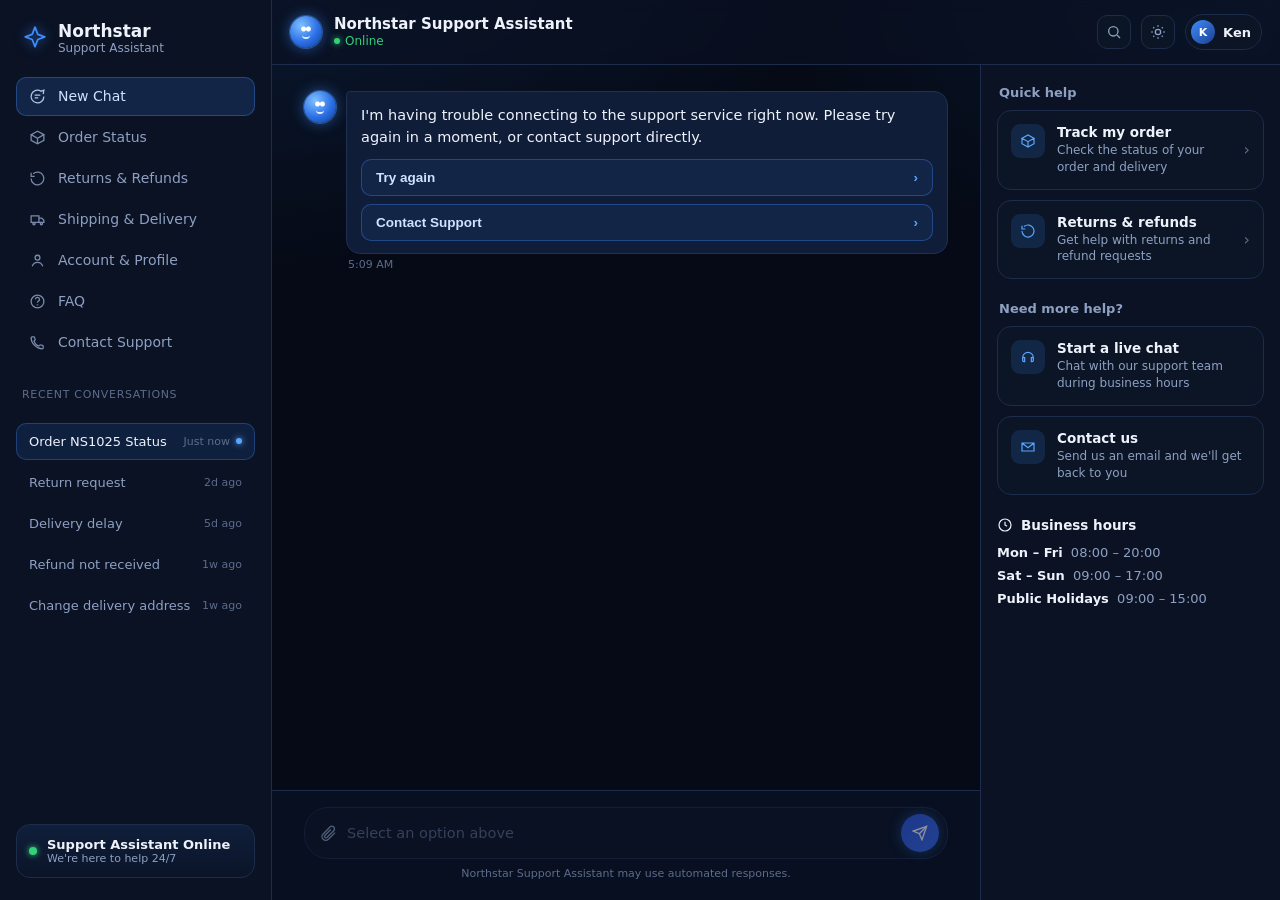
<file: frontend/index.html>
<!DOCTYPE html>
<html lang="en">

<head>
    <meta charset="UTF-8">
    <meta name="viewport" content="width=device-width, initial-scale=1.0">
    <title>Northstar Support Assistant</title>
    <link rel="stylesheet" href="style.css">
</head>

<body>
    <script>
        if (!window.NS_API_BASE_URL) {
            const isLocal = ['localhost', '127.0.0.1', ''].includes(window.location.hostname) || window.location.protocol === 'file:';
            window.NS_API_BASE_URL = isLocal ? 'http://127.0.0.1:5001' : 'https://northstar-sprint.onrender.com';
        }
    </script>

    <div class="app">

        <!-- ================= SIDEBAR (desktop only) ================= -->
        <aside class="sidebar">
            <div class="brand">
                <svg class="star-icon" viewBox="0 0 24 24" fill="none">
                    <path d="M12 2l2.6 6.6L21 11l-6.4 2.4L12 20l-2.6-6.6L3 11l6.4-2.4L12 2z" stroke="#3f8cff"
                        stroke-width="1.6" stroke-linejoin="round" />
                </svg>
                <div>
                    <div class="brand-name">Northstar</div>
                    <div class="brand-sub">Support Assistant</div>
                </div>
            </div>

            <nav class="nav">
                <div class="nav-item active" data-cat="new" data-flow="root">
                    <svg width="17" height="17" viewBox="0 0 24 24" fill="none" stroke="currentColor"
                        stroke-width="1.8">
                        <path d="M8 10h8M8 14h5M21 12a9 9 0 1 1-4-7.5L21 3l-1 5.5" />
                    </svg>
                    New Chat
                </div>
                <div class="nav-item" data-cat="order" data-flow="orderStatusRoot">
                    <svg width="17" height="17" viewBox="0 0 24 24" fill="none" stroke="currentColor"
                        stroke-width="1.8">
                        <path d="M21 8l-9-5-9 5 9 5 9-5zM3 8v8l9 5 9-5V8M12 13v8" />
                    </svg>
                    Order Status
                </div>
                <div class="nav-item" data-cat="returns" data-flow="returnsRoot">
                    <svg width="17" height="17" viewBox="0 0 24 24" fill="none" stroke="currentColor"
                        stroke-width="1.8">
                        <path d="M3 12a9 9 0 1 0 3-6.7M3 4v5h5" />
                    </svg>
                    Returns &amp; Refunds
                </div>
                <div class="nav-item" data-cat="shipping">
                    <svg width="17" height="17" viewBox="0 0 24 24" fill="none" stroke="currentColor"
                        stroke-width="1.8">
                        <path d="M3 7h11v9H3zM14 10h4l3 3v3h-7z" />
                        <circle cx="7" cy="18" r="1.6" />
                        <circle cx="17.5" cy="18" r="1.6" />
                    </svg>
                    Shipping &amp; Delivery
                </div>
                <div class="nav-item" data-cat="account">
                    <svg width="17" height="17" viewBox="0 0 24 24" fill="none" stroke="currentColor"
                        stroke-width="1.8">
                        <circle cx="12" cy="8" r="3.4" />
                        <path d="M4.5 20c1.4-3.6 4.4-5.5 7.5-5.5s6.1 1.9 7.5 5.5" />
                    </svg>
                    Account &amp; Profile
                </div>
                <div class="nav-item" data-cat="faq">
                    <svg width="17" height="17" viewBox="0 0 24 24" fill="none" stroke="currentColor"
                        stroke-width="1.8">
                        <circle cx="12" cy="12" r="9" />
                        <path d="M9.2 9a2.8 2.8 0 1 1 3.8 2.6c-.8.4-1 .9-1 1.7v.4" />
                        <circle cx="12" cy="16.6" r=".3" fill="currentColor" />
                    </svg>
                    FAQ
                </div>
                <div class="nav-item" data-cat="contact" data-flow="contactSupport">
                    <svg width="17" height="17" viewBox="0 0 24 24" fill="none" stroke="currentColor"
                        stroke-width="1.8">
                        <path
                            d="M3 5.5A1.5 1.5 0 0 1 4.5 4h2.4a1 1 0 0 1 1 .8l.7 3a1 1 0 0 1-.3 1L6.9 10.3a12 12 0 0 0 6.8 6.8l1.5-1.4a1 1 0 0 1 1-.3l3 .7a1 1 0 0 1 .8 1v2.4a1.5 1.5 0 0 1-1.5 1.5C10.9 21 3 13.1 3 5.5z" />
                    </svg>
                    Contact Support
                </div>
            </nav>

            <div class="recent-label">Recent Conversations</div>
            <div class="recent">
                <div class="recent-item active">
                    <span>Order NS1025 Status</span>
                    <span style="display:flex;align-items:center;gap:6px;"><span class="recent-time">Just
                            now</span><span class="dot-new"></span></span>
                </div>
                <div class="recent-item"><span>Return request</span><span class="recent-time">2d ago</span></div>
                <div class="recent-item"><span>Delivery delay</span><span class="recent-time">5d ago</span></div>
                <div class="recent-item"><span>Refund not received</span><span class="recent-time">1w ago</span></div>
                <div class="recent-item"><span>Change delivery address</span><span class="recent-time">1w ago</span>
                </div>
            </div>

            <div class="sidebar-footer">
                <span class="status-dot"></span>
                <div>
                    <div class="l1">Support Assistant Online</div>
                    <div class="l2">We're here to help 24/7</div>
                </div>
            </div>
        </aside>

        <!-- ================= MAIN ================= -->
        <div class="main">

            <div class="topbar">
                <div class="back" id="backBtn">
                    <svg width="18" height="18" viewBox="0 0 24 24" fill="none" stroke="currentColor" stroke-width="2">
                        <path d="M15 18l-6-6 6-6" />
                    </svg>
                </div>

                <div class="topbar-mobile-brand">
                    <svg class="star-icon" viewBox="0 0 24 24" fill="none">
                        <path d="M12 2l2.6 6.6L21 11l-6.4 2.4L12 20l-2.6-6.6L3 11l6.4-2.4L12 2z" stroke="#3f8cff"
                            stroke-width="1.6" stroke-linejoin="round" />
                    </svg>
                    <div>
                        <div class="topbar-title">Northstar</div>
                        <div style="font-size:11px;color:var(--text-lo);">Support Assistant</div>
                    </div>
                </div>

                <div class="orb" style="display:none" id="deskAvatar"></div>
                <div class="topbar-title-block" style="display:none;">
                    <div class="topbar-title">Northstar Support Assistant</div>
                    <div class="topbar-sub"><span class="status-dot"></span>Online</div>
                </div>

                <div class="topbar-actions">
                    <div class="icon-btn">
                        <svg width="16" height="16" viewBox="0 0 24 24" fill="none" stroke="currentColor"
                            stroke-width="2">
                            <circle cx="11" cy="11" r="7" />
                            <path d="M21 21l-4.3-4.3" />
                        </svg>
                    </div>
                    <div class="icon-btn">
                        <svg width="16" height="16" viewBox="0 0 24 24" fill="none" stroke="currentColor"
                            stroke-width="2">
                            <circle cx="12" cy="12" r="4" />
                            <path
                                d="M12 2v2M12 20v2M4.9 4.9l1.4 1.4M17.7 17.7l1.4 1.4M2 12h2M20 12h2M4.9 19.1l1.4-1.4M17.7 6.3l1.4-1.4" />
                        </svg>
                    </div>
                    <div class="user-chip">
                        <span class="user-avatar">K</span>
                        <span>Ken</span>
                    </div>
                </div>
            </div>

            <div class="chat-wrap">
                <div class="chat-col">
                    <div class="chat-scroll" id="chatScroll">

                        <div class="hero" id="hero">
                            <div class="orb orb-lg"></div>
                            <div class="hero-title">Hello!</div>
                            <div class="hero-desc">Welcome to Northstar Support. I'm here to help you with your order,
                                returns and refunds.</div>
                        </div>


                    </div>

                    <div class="quick-help">
                        <div class="quick-help-label">Quick help</div>
                        <div class="quick-grid">
                            <div class="quick-card" data-flow="orderStatusRoot">
                                <div class="qicon">
                                    <svg width="16" height="16" viewBox="0 0 24 24" fill="none" stroke="currentColor"
                                        stroke-width="1.8">
                                        <path d="M21 8l-9-5-9 5 9 5 9-5zM3 8v8l9 5 9-5V8M12 13v8" />
                                    </svg>
                                </div>
                                <div class="qtitle">Track my order</div>
                                <div class="qdesc">Check delivery status</div>
                            </div>
                            <div class="quick-card" data-flow="returnsRoot">
                                <div class="qicon">
                                    <svg width="16" height="16" viewBox="0 0 24 24" fill="none" stroke="currentColor"
                                        stroke-width="1.8">
                                        <path d="M3 12a9 9 0 1 0 3-6.7M3 4v5h5" />
                                    </svg>
                                </div>
                                <div class="qtitle">Returns &amp; refunds</div>
                                <div class="qdesc">Get return information</div>
                            </div>
                        </div>
                    </div>

                    <div class="composer">
                        <div class="composer-inner">
                            <span class="composer-icon">
                                <svg width="18" height="18" viewBox="0 0 24 24" fill="none" stroke="currentColor"
                                    stroke-width="1.8">
                                    <path
                                        d="M21.4 11.5L12.6 20.3a5 5 0 0 1-7.1-7.1L14.6 4a3.5 3.5 0 0 1 5 5L10.5 18a2 2 0 0 1-2.8-2.8l8-8" />
                                </svg>
                            </span>
                            <input id="msgInput" type="text" placeholder="Select an option above" disabled />
                            <button class="send-btn" id="sendBtn" aria-label="Send message">
                                <svg width="16" height="16" viewBox="0 0 24 24" fill="none" stroke="currentColor"
                                    stroke-width="2">
                                    <path d="M22 2L11 13" />
                                    <path d="M22 2l-7 20-4-9-9-4 20-7z" />
                                </svg>
                            </button>
                        </div>
                        <div class="composer-note">Northstar Support Assistant may use automated responses.</div>
                    </div>
                </div>

                <!-- ================= RIGHT PANEL (desktop only) ================= -->
                <aside class="right-panel">
                    <div class="rp-section">
                        <div class="rp-title">Quick help</div>
                        <div class="rp-card" data-flow="orderStatusRoot">
                            <div class="rp-icon">
                                <svg width="16" height="16" viewBox="0 0 24 24" fill="none" stroke="currentColor"
                                    stroke-width="1.8">
                                    <path d="M21 8l-9-5-9 5 9 5 9-5zM3 8v8l9 5 9-5V8M12 13v8" />
                                </svg>
                            </div>
                            <div>
                                <div class="t">Track my order</div>
                                <div class="d">Check the status of your order and delivery</div>
                            </div>
                            <div class="rp-arrow">›</div>
                        </div>
                        <div class="rp-card" data-flow="returnsRoot">
                            <div class="rp-icon">
                                <svg width="16" height="16" viewBox="0 0 24 24" fill="none" stroke="currentColor"
                                    stroke-width="1.8">
                                    <path d="M3 12a9 9 0 1 0 3-6.7M3 4v5h5" />
                                </svg>
                            </div>
                            <div>
                                <div class="t">Returns &amp; refunds</div>
                                <div class="d">Get help with returns and refund requests</div>
                            </div>
                            <div class="rp-arrow">›</div>
                        </div>
                    </div>

                    <div class="rp-section">
                        <div class="rp-title">Need more help?</div>
                        <div class="rp-card">
                            <div class="rp-icon">
                                <svg width="16" height="16" viewBox="0 0 24 24" fill="none" stroke="currentColor"
                                    stroke-width="1.8">
                                    <path
                                        d="M4 13a8 8 0 0 1 16 0M4 13v4a2 2 0 0 0 2 2h1v-6H5a1 1 0 0 0-1 1zm16 0v4a2 2 0 0 1-2 2h-1v-6h2a1 1 0 0 1 1 1z" />
                                </svg>
                            </div>
                            <div>
                                <div class="t">Start a live chat</div>
                                <div class="d">Chat with our support team during business hours</div>
                            </div>
                        </div>
                        <div class="rp-card">
                            <div class="rp-icon">
                                <svg width="16" height="16" viewBox="0 0 24 24" fill="none" stroke="currentColor"
                                    stroke-width="1.8">
                                    <path d="M3 6h18v12H3zM3 6l9 7 9-7" />
                                </svg>
                            </div>
                            <div>
                                <div class="t">Contact us</div>
                                <div class="d">Send us an email and we'll get back to you</div>
                            </div>
                        </div>
                    </div>

                    <div class="rp-section">
                        <div class="rp-hours-head">
                            <svg width="16" height="16" viewBox="0 0 24 24" fill="none" stroke="currentColor"
                                stroke-width="1.8">
                                <circle cx="12" cy="12" r="9" />
                                <path d="M12 7v5l3 2" />
                            </svg>
                            Business hours
                        </div>
                        <div class="hours-list">
                            <div><b>Mon – Fri</b> &nbsp;08:00 – 20:00</div>
                            <div><b>Sat – Sun</b> &nbsp;09:00 – 17:00</div>
                            <div><b>Public Holidays</b> &nbsp;09:00 – 15:00</div>
                        </div>
                    </div>
                </aside>

            </div>
        </div>
    </div>

    <script src="app.js"></script>
</body>

</html>
</file>
<file: frontend/style.css>
:root {
    --bg-0: #050a16;
    --bg-1: #0a1224;
    --bg-2: #0d1830;
    --panel: #0b1526;
    --panel-border: #1c2c4a;
    --bubble-bot: #101d38;
    --bubble-bot-border: #20304f;
    --bubble-user: #2f5be0;
    --bubble-user-2: #3a6cf0;
    --text-hi: #eef2fb;
    --text-lo: #8ea0c2;
    --text-faint: #5c6c8c;
    --accent: #3f8cff;
    --accent-glow: #59a6ff;
    --online: #33d17a;
    --radius-lg: 18px;
    --radius-md: 14px;
    --radius-sm: 10px;
}

* {
    box-sizing: border-box;
}

html,
body {
    height: 100%;
}

body {
    margin: 0;
    font-family: "Inter", "Segoe UI", system-ui, -apple-system, sans-serif;
    background:
        radial-gradient(1100px 600px at 15% -10%, rgba(63, 140, 255, 0.14), transparent 60%),
        radial-gradient(900px 500px at 100% 0%, rgba(63, 140, 255, 0.10), transparent 55%),
        var(--bg-0);
    color: var(--text-hi);
    -webkit-font-smoothing: antialiased;
}

/* ---------- Star logo ---------- */
.star-icon {
    width: 26px;
    height: 26px;
    flex: none;
    filter: drop-shadow(0 0 6px rgba(63, 140, 255, .75));
}

/* ---------- Bot avatar (glowing orb) ---------- */
.orb {
    width: 32px;
    height: 32px;
    border-radius: 50%;
    flex: none;
    background: radial-gradient(circle at 35% 30%, #7fc0ff, #2b6fe6 55%, #123a86 100%);
    box-shadow: 0 0 0 1px rgba(89, 166, 255, .35), 0 0 14px rgba(63, 140, 255, .55);
    display: flex;
    align-items: center;
    justify-content: center;
    position: relative;
}

.orb::before {
    content: "";
    position: absolute;
    inset: 6px;
    border-radius: 50%;
    background:
        radial-gradient(circle at 38% 35%, #fff 0 2px, transparent 3px) 30% 42% / 100% 100% no-repeat,
        radial-gradient(circle at 62% 35%, #fff 0 2px, transparent 3px) 30% 42% / 100% 100% no-repeat;
}

.orb::after {
    content: "";
    position: absolute;
    left: 50%;
    bottom: 9px;
    width: 8px;
    height: 4px;
    border-bottom: 2px solid rgba(255, 255, 255, .85);
    border-radius: 0 0 6px 6px;
    transform: translateX(-50%);
}

.orb-lg {
    width: 120px;
    height: 120px;
    box-shadow: 0 0 0 1px rgba(89, 166, 255, .35), 0 0 60px rgba(63, 140, 255, .55);
}

.orb-lg::before {
    inset: 26px;
    background:
        radial-gradient(circle at 38% 35%, #fff 0 7px, transparent 8px) 30% 42% / 100% 100% no-repeat,
        radial-gradient(circle at 62% 35%, #fff 0 7px, transparent 8px) 30% 42% / 100% 100% no-repeat;
}

.orb-lg::after {
    bottom: 30px;
    width: 26px;
    height: 12px;
    border-bottom-width: 5px;
}

/* ---------- App shell ---------- */
.app {
    display: flex;
    min-height: 100vh;
}

/* ===================== SIDEBAR (desktop) ===================== */
.sidebar {
    display: none;
    width: 272px;
    flex: none;
    background: var(--bg-1);
    border-right: 1px solid var(--panel-border);
    padding: 22px 16px;
    flex-direction: column;
    gap: 22px;
}

.brand {
    display: flex;
    align-items: center;
    gap: 10px;
    padding: 0 6px;
}

.brand-name {
    font-size: 17px;
    font-weight: 700;
    line-height: 1.1;
}

.brand-sub {
    font-size: 12px;
    color: var(--text-lo);
}

.nav {
    display: flex;
    flex-direction: column;
    gap: 2px;
}

.nav-item {
    display: flex;
    align-items: center;
    gap: 12px;
    padding: 10px 12px;
    border-radius: var(--radius-sm);
    color: var(--text-lo);
    font-size: 14px;
    font-weight: 500;
    cursor: pointer;
    border: 1px solid transparent;
    transition: background .15s ease, color .15s ease;
}

.nav-item svg {
    flex: none;
    opacity: .85;
}

.nav-item:hover {
    background: rgba(63, 140, 255, .08);
    color: var(--text-hi);
}

.nav-item.active {
    background: rgba(63, 140, 255, .16);
    color: #cfe2ff;
    border-color: rgba(63, 140, 255, .35);
}

.recent-label {
    font-size: 11px;
    text-transform: uppercase;
    letter-spacing: .06em;
    color: var(--text-faint);
    padding: 0 6px;
    margin-top: 4px;
}

.recent {
    display: flex;
    flex-direction: column;
    gap: 4px;
}

.recent-item {
    display: flex;
    justify-content: space-between;
    align-items: center;
    padding: 10px 12px;
    border-radius: var(--radius-sm);
    font-size: 13px;
    color: var(--text-lo);
    cursor: pointer;
    border: 1px solid transparent;
}

.recent-item:hover {
    background: rgba(255, 255, 255, .03);
}

.recent-item.active {
    background: rgba(63, 140, 255, .12);
    color: var(--text-hi);
    border-color: rgba(63, 140, 255, .3);
}

.recent-time {
    font-size: 11px;
    color: var(--text-faint);
}

.dot-new {
    width: 6px;
    height: 6px;
    border-radius: 50%;
    background: var(--accent-glow);
    box-shadow: 0 0 6px var(--accent-glow);
}

.sidebar-footer {
    margin-top: auto;
    display: flex;
    align-items: center;
    gap: 10px;
    padding: 12px;
    border-radius: var(--radius-md);
    background: linear-gradient(180deg, rgba(63, 140, 255, .10), rgba(63, 140, 255, .02));
    border: 1px solid var(--panel-border);
}

.status-dot {
    width: 8px;
    height: 8px;
    border-radius: 50%;
    background: var(--online);
    box-shadow: 0 0 6px var(--online);
    flex: none;
}

.sidebar-footer .l1 {
    font-size: 13px;
    font-weight: 600;
}

.sidebar-footer .l2 {
    font-size: 11px;
    color: var(--text-lo);
}

/* ===================== MAIN COLUMN ===================== */
.main {
    flex: 1;
    display: flex;
    flex-direction: column;
    min-width: 0;
    min-height: 100vh;
}

.topbar {
    display: flex;
    align-items: center;
    gap: 12px;
    padding: 14px 18px;
    border-bottom: 1px solid var(--panel-border);
    background: rgba(10, 18, 36, .6);
    backdrop-filter: blur(6px);
    position: sticky;
    top: 0;
    z-index: 5;
}

.topbar .back {
    display: none;
    color: var(--text-lo);
    cursor: pointer;
    width: 28px;
    height: 28px;
    align-items: center;
    justify-content: center;
    border-radius: 8px;
    flex: none;
}

.topbar .back:hover {
    background: rgba(255, 255, 255, .06);
}

.topbar-title {
    font-size: 15px;
    font-weight: 700;
    line-height: 1.15;
}

.topbar-sub {
    font-size: 12px;
    color: var(--online);
    display: flex;
    align-items: center;
    gap: 5px;
}

.topbar-sub .status-dot {
    width: 6px;
    height: 6px;
}

.topbar-mobile-brand {
    display: none;
    align-items: center;
    gap: 10px;
    flex: 1;
}

.topbar-actions {
    margin-left: auto;
    display: flex;
    align-items: center;
    gap: 10px;
}

.icon-btn {
    width: 34px;
    height: 34px;
    border-radius: 10px;
    background: var(--panel);
    border: 1px solid var(--panel-border);
    display: flex;
    align-items: center;
    justify-content: center;
    color: var(--text-lo);
    cursor: pointer;
}

.user-chip {
    display: flex;
    align-items: center;
    gap: 8px;
    padding: 5px 10px 5px 5px;
    border-radius: 20px;
    background: var(--panel);
    border: 1px solid var(--panel-border);
    font-size: 13px;
    font-weight: 600;
    cursor: pointer;
}

.user-avatar {
    width: 24px;
    height: 24px;
    border-radius: 50%;
    background: linear-gradient(135deg, #3f8cff, #1c3f8f);
    display: flex;
    align-items: center;
    justify-content: center;
    font-size: 11px;
    font-weight: 700;
    color: #fff;
}

/* ===================== CHAT AREA ===================== */
.chat-wrap {
    flex: 1;
    display: flex;
    min-height: 0;
}

.chat-col {
    flex: 1;
    display: flex;
    flex-direction: column;
    min-width: 0;
}

.chat-scroll {
    flex: 1;
    overflow-y: auto;
    padding: 20px 18px 8px;
    display: flex;
    flex-direction: column;
    gap: 16px;
}

.hero {
    display: flex;
    flex-direction: column;
    align-items: center;
    text-align: center;
    gap: 14px;
    padding: 30px 16px 6px;
}

.hero-title {
    font-size: 24px;
    font-weight: 800;
    color: var(--accent-glow);
    display: flex;
    align-items: center;
    gap: 8px;
}

.hero-desc {
    font-size: 14px;
    color: var(--text-lo);
    max-width: 320px;
    line-height: 1.5;
}

.msg-row {
    display: flex;
    gap: 10px;
    max-width: 720px;
}

.msg-row.user {
    align-self: flex-end;
    flex-direction: row-reverse;
    max-width: 520px;
}

.msg-col {
    display: flex;
    flex-direction: column;
    gap: 4px;
}

.msg-row.user .msg-col {
    align-items: flex-end;
}

.bubble {
    padding: 12px 14px;
    border-radius: var(--radius-md);
    font-size: 14.5px;
    line-height: 1.55;
}

.bubble.bot {
    background: var(--bubble-bot);
    border: 1px solid var(--bubble-bot-border);
    border-top-left-radius: 4px;
    color: var(--text-hi);
}

.bubble.user {
    background: linear-gradient(135deg, var(--bubble-user), var(--bubble-user-2));
    border-top-right-radius: 4px;
    color: #fff;
    font-weight: 500;
}

.bubble ul {
    margin: 8px 0 0;
    padding-left: 0;
    list-style: none;
    display: flex;
    flex-direction: column;
    gap: 6px;
}

.bubble li {
    display: flex;
    gap: 6px;
    font-size: 14px;
}

.bubble li b {
    color: var(--accent-glow);
    font-weight: 700;
}

.msg-meta {
    font-size: 11px;
    color: var(--text-faint);
    display: flex;
    align-items: center;
    gap: 4px;
    padding: 0 2px;
}

.msg-row.user .msg-meta {
    flex-direction: row-reverse;
}

.check {
    color: var(--accent-glow);
}

.quick-help {
    padding: 2px 16px 16px;
}

.quick-help-label {
    font-size: 12px;
    font-weight: 700;
    color: var(--accent-glow);
    margin: 0 0 10px 2px;
}

.quick-grid {
    display: grid;
    grid-template-columns: 1fr 1fr;
    gap: 10px;
}

.quick-card {
    background: var(--panel);
    border: 1px solid var(--panel-border);
    border-radius: var(--radius-md);
    padding: 14px;
    cursor: pointer;
    display: flex;
    flex-direction: column;
    gap: 8px;
    transition: border-color .15s ease, transform .1s ease;
}

.quick-card:hover {
    border-color: rgba(63, 140, 255, .5);
    transform: translateY(-1px);
}

.quick-card .qicon {
    width: 32px;
    height: 32px;
    border-radius: 9px;
    background: rgba(63, 140, 255, .14);
    display: flex;
    align-items: center;
    justify-content: center;
    color: var(--accent-glow);
}

.quick-card .qtitle {
    font-size: 13.5px;
    font-weight: 700;
}

.quick-card .qdesc {
    font-size: 12px;
    color: var(--text-lo);
    line-height: 1.4;
}

.composer {
    padding: 14px 16px calc(14px + env(safe-area-inset-bottom));
    border-top: 1px solid var(--panel-border);
    background: rgba(10, 18, 36, .7);
}

.composer-inner {
    display: flex;
    align-items: center;
    gap: 10px;
    background: var(--panel);
    border: 1px solid var(--panel-border);
    border-radius: 24px;
    padding: 6px 8px 6px 14px;
}

.composer-icon {
    color: var(--text-lo);
    cursor: pointer;
    display: flex;
    flex: none;
}

.composer-inner input {
    flex: 1;
    background: transparent;
    border: none;
    outline: none;
    color: var(--text-hi);
    font-size: 14.5px;
    padding: 8px 0;
    font-family: inherit;
}

.composer-inner input::placeholder {
    color: var(--text-faint);
}

.composer-inner input:disabled {
    cursor: not-allowed;
}

.composer-inner.disabled {
    opacity: .55;
}


.option-chips {
    display: flex;
    flex-direction: column;
    gap: 8px;
    margin-top: 10px;
}

.option-chip {
    display: flex;
    align-items: center;
    justify-content: space-between;
    gap: 10px;
    padding: 10px 14px;
    background: rgba(63, 140, 255, .08);
    border: 1px solid rgba(63, 140, 255, .35);
    border-radius: var(--radius-sm);
    color: #cfe2ff;
    font-size: 13.5px;
    font-weight: 600;
    cursor: pointer;
    text-align: left;
    transition: background .15s ease, border-color .15s ease, transform .1s ease;
}

.option-chip:hover {
    background: rgba(63, 140, 255, .16);
    border-color: rgba(63, 140, 255, .6);
    transform: translateY(-1px);
}

.option-chip:disabled {
    opacity: .4;
    cursor: default;
    transform: none;
    background: rgba(63, 140, 255, .04);
}

.option-chip .arrow {
    color: var(--accent-glow);
    flex: none;
}

.typing-row {
    display: flex;
    gap: 10px;
    align-items: center;
}

.typing-dots {
    display: flex;
    gap: 4px;
    padding: 12px 14px;
    background: var(--bubble-bot);
    border: 1px solid var(--bubble-bot-border);
    border-radius: var(--radius-md);
    border-top-left-radius: 4px;
}

.typing-dots span {
    width: 6px;
    height: 6px;
    border-radius: 50%;
    background: var(--text-lo);
    animation: blink 1.2s infinite ease-in-out;
}

.typing-dots span:nth-child(2) {
    animation-delay: .2s;
}

.typing-dots span:nth-child(3) {
    animation-delay: .4s;
}

@keyframes blink {

    0%,
    80%,
    100% {
        opacity: .25;
    }

    40% {
        opacity: 1;
    }
}

.send-btn {
    width: 38px;
    height: 38px;
    border-radius: 50%;
    flex: none;
    background: linear-gradient(135deg, var(--bubble-user), var(--bubble-user-2));
    display: flex;
    align-items: center;
    justify-content: center;
    cursor: pointer;
    border: none;
    color: #fff;
    box-shadow: 0 0 14px rgba(63, 140, 255, .45);
}

.composer-note {
    text-align: center;
    font-size: 11px;
    color: var(--text-faint);
    margin-top: 8px;
}

/* ===================== RIGHT PANEL (desktop) ===================== */
.right-panel {
    display: none;
    width: 300px;
    flex: none;
    border-left: 1px solid var(--panel-border);
    background: var(--bg-1);
    padding: 20px 16px;
    overflow-y: auto;
}

.rp-section {
    margin-bottom: 22px;
}

.rp-title {
    font-size: 13px;
    font-weight: 700;
    color: var(--text-lo);
    margin: 0 0 10px 2px;
}

.rp-card {
    display: flex;
    gap: 12px;
    align-items: flex-start;
    background: var(--panel);
    border: 1px solid var(--panel-border);
    border-radius: var(--radius-md);
    padding: 13px;
    margin-bottom: 10px;
    cursor: pointer;
}

.rp-card:hover {
    border-color: rgba(63, 140, 255, .5);
}

.rp-icon {
    width: 34px;
    height: 34px;
    border-radius: 9px;
    flex: none;
    background: rgba(63, 140, 255, .14);
    color: var(--accent-glow);
    display: flex;
    align-items: center;
    justify-content: center;
}

.rp-card .t {
    font-size: 13.5px;
    font-weight: 700;
    margin-bottom: 2px;
}

.rp-card .d {
    font-size: 12px;
    color: var(--text-lo);
    line-height: 1.4;
}

.rp-arrow {
    margin-left: auto;
    color: var(--text-faint);
    align-self: center;
}

.hours-list {
    display: flex;
    flex-direction: column;
    gap: 8px;
    font-size: 13px;
    color: var(--text-lo);
}

.hours-list b {
    color: var(--text-hi);
    font-weight: 600;
}

.rp-hours-head {
    display: flex;
    align-items: center;
    gap: 8px;
    margin-bottom: 12px;
    color: var(--text-hi);
    font-weight: 700;
    font-size: 13.5px;
}

/* ===================== RESPONSIVE ===================== */
@media (min-width:1024px) {
    .sidebar {
        display: flex;
    }

    .right-panel {
        display: block;
    }

    .topbar-mobile-brand {
        display: none;
    }

    .hero {
        display: none;
    }

    .topbar .back {
        display: none;
    }

    .chat-scroll {
        padding: 26px 32px 8px;
    }

    .composer {
        padding: 16px 32px 20px;
    }

    .quick-help {
        display: none;
    }

    #deskAvatar {
        display: flex !important;
    }

    .topbar-title-block {
        display: block !important;
    }
}

@media (max-width:1023.98px) {
    .topbar-mobile-brand {
        display: flex;
    }

    .topbar .back {
        display: flex;
    }

    .topbar-title-block {
        display: none;
    }
}

@media (max-width:520px) {
    .quick-grid {
        grid-template-columns: 1fr 1fr;
    }

    .hero-title {
        font-size: 22px;
    }
}

::-webkit-scrollbar {
    width: 8px;
}

::-webkit-scrollbar-thumb {
    background: #1c2c4a;
    border-radius: 8px;
}

::-webkit-scrollbar-track {
    background: transparent;
}
</file>
